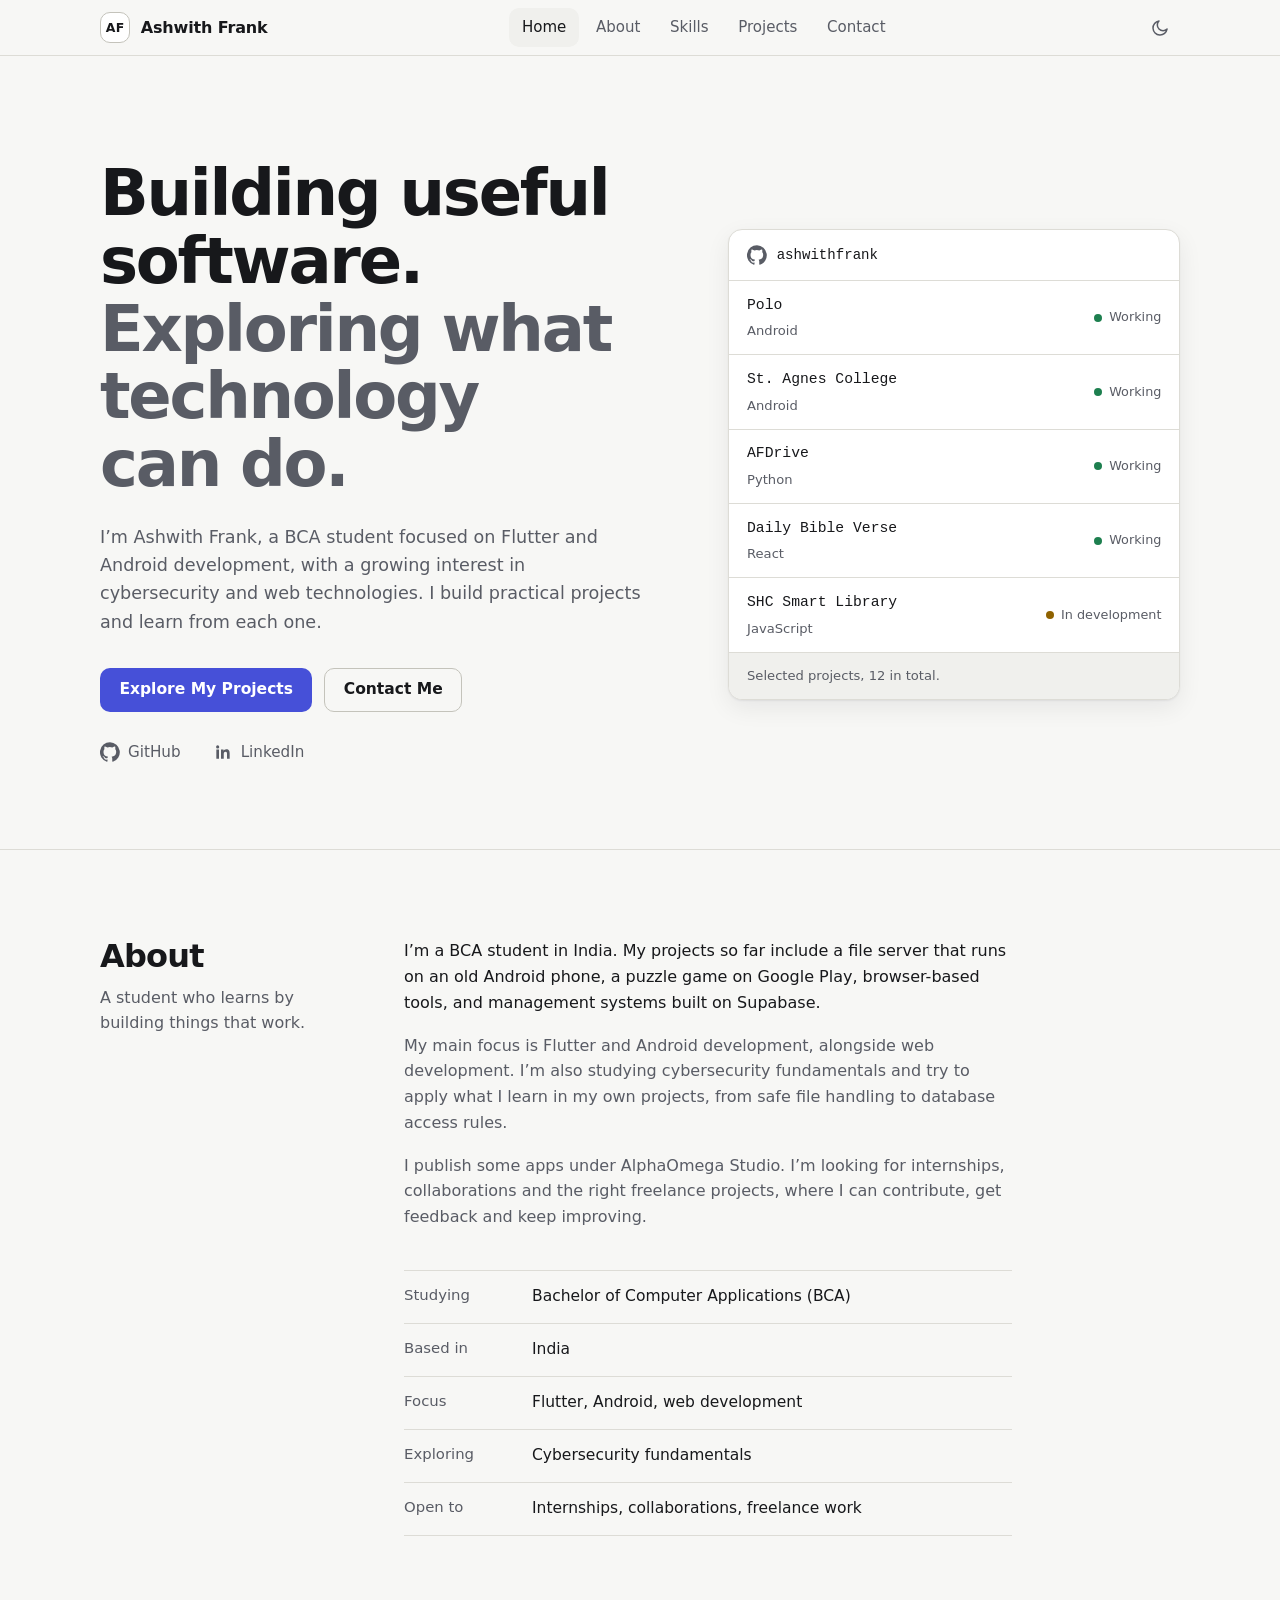
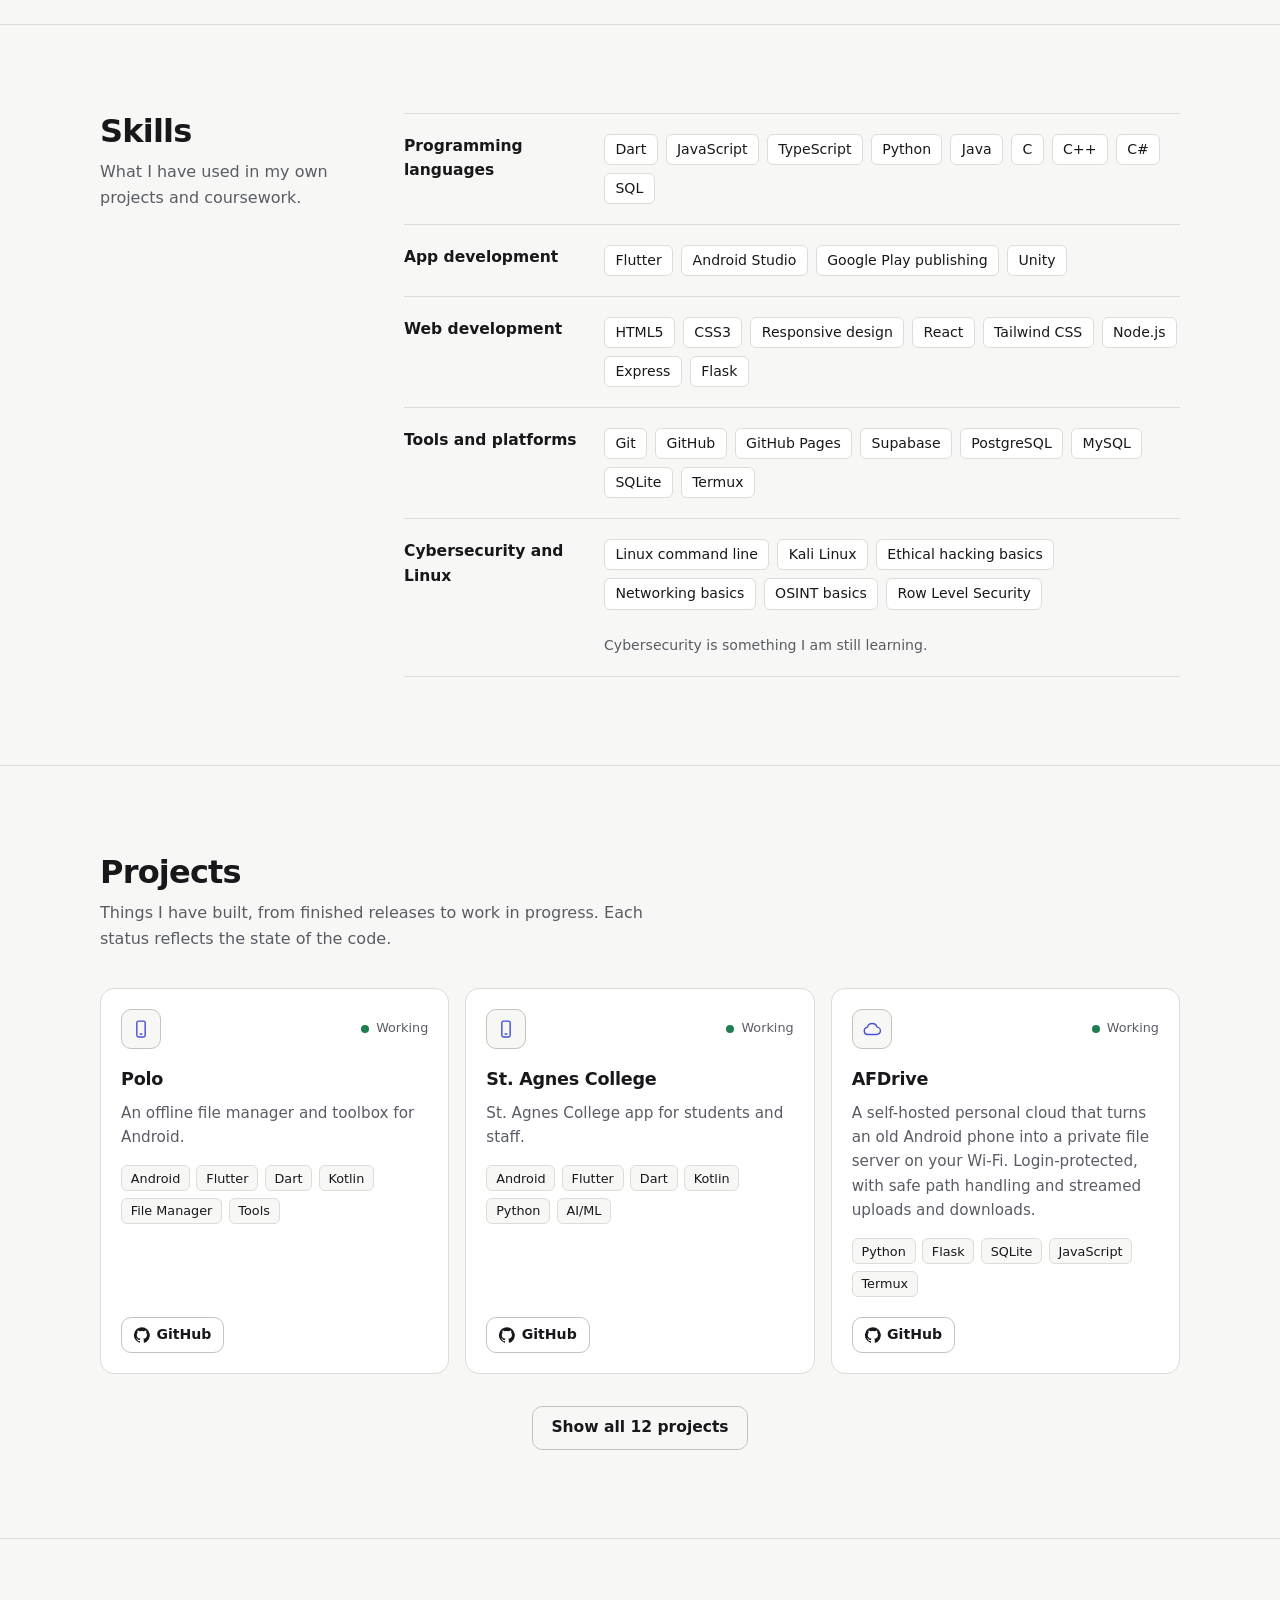
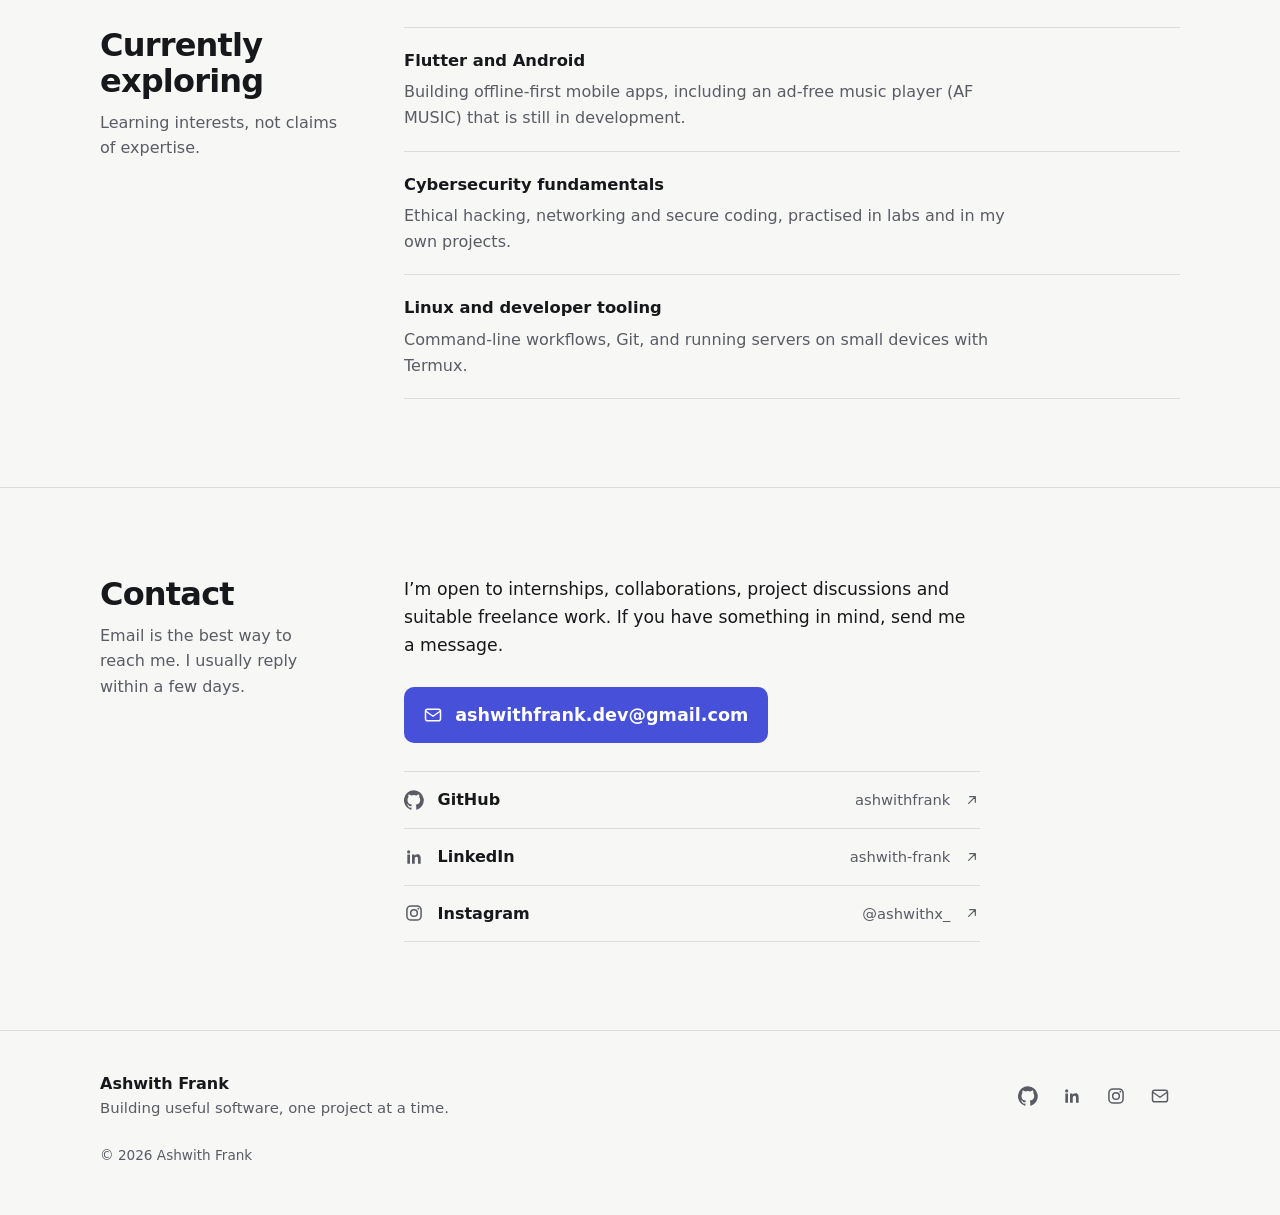
<file: index.html>
<!DOCTYPE html>
<html lang="en" data-theme="dark">
<head>
  <meta charset="utf-8">
  <meta name="viewport" content="width=device-width, initial-scale=1">

  <title>Ashwith Frank — Aspiring Software Developer</title>
  <meta name="description" content="Portfolio of Ashwith Frank, a BCA student building Flutter, Android and web projects and exploring cybersecurity. Open to internships and collaboration.">
  <meta name="author" content="Ashwith Frank">
  <link rel="canonical" href="https://ashwithfrank.github.io/">

  <!-- Colour of the browser toolbar; main.js keeps it in sync with the theme -->
  <meta name="theme-color" content="#0e0f11">
  <meta name="color-scheme" content="dark light">

  <!-- Open Graph / social sharing -->
  <meta property="og:type" content="website">
  <meta property="og:site_name" content="Ashwith Frank">
  <meta property="og:title" content="Ashwith Frank — Aspiring Software Developer">
  <meta property="og:description" content="BCA student building Flutter, Android and web projects, and exploring cybersecurity. Open to internships and collaboration.">
  <meta property="og:url" content="https://ashwithfrank.github.io/">
  <meta property="og:image" content="https://ashwithfrank.github.io/assets/images/og-image.png">
  <meta property="og:image:width" content="1200">
  <meta property="og:image:height" content="630">
  <meta property="og:image:alt" content="Ashwith Frank — Building useful software">
  <meta name="twitter:card" content="summary_large_image">

  <!-- Favicons (relative paths so they work on a root or sub-path deployment) -->
  <link rel="icon" href="assets/images/favicon.svg" type="image/svg+xml">
  <link rel="icon" href="assets/images/favicon.ico" sizes="any">
  <link rel="icon" type="image/png" sizes="32x32" href="assets/images/favicon-32.png">
  <link rel="icon" type="image/png" sizes="16x16" href="assets/images/favicon-16.png">

  <!-- Set the theme before first paint so there is no flash of the wrong theme -->
  <script>
    (function () {
      var root = document.documentElement;
      var theme = null;
      try { theme = localStorage.getItem('theme'); } catch (e) {}
      if (theme !== 'light' && theme !== 'dark') {
        theme = window.matchMedia && window.matchMedia('(prefers-color-scheme: light)').matches ? 'light' : 'dark';
      }
      root.setAttribute('data-theme', theme);
      root.classList.add('js');
      var meta = document.querySelector('meta[name="theme-color"]');
      if (meta) meta.setAttribute('content', theme === 'light' ? '#f7f7f5' : '#0e0f11');
    })();
  </script>

  <link rel="stylesheet" href="css/style.css">
</head>
<body>
  <a class="skip-link" href="#main">Skip to content</a>

  <!-- Icon sprite: referenced with <use href="#id"> throughout the page and by main.js -->
  <svg width="0" height="0" style="position:absolute" aria-hidden="true" focusable="false">
    <defs>
      <!-- Social and UI icons -->
      <symbol id="i-github" viewBox="0 0 24 24"><path fill="currentColor" d="M12 .3a12 12 0 0 0-3.8 23.4c.6.1.8-.3.8-.6v-2c-3.3.7-4-1.6-4-1.6-.6-1.4-1.4-1.8-1.4-1.8-1-.7.1-.7.1-.7 1.2.1 1.8 1.2 1.8 1.2 1 1.8 2.8 1.3 3.5 1 .1-.8.4-1.3.7-1.6-2.7-.3-5.5-1.3-5.5-5.9 0-1.3.5-2.4 1.2-3.2-.1-.3-.5-1.5.1-3.2 0 0 1-.3 3.3 1.2a11.5 11.5 0 0 1 6 0c2.3-1.5 3.3-1.2 3.3-1.2.6 1.7.2 2.9.1 3.2.8.8 1.2 1.9 1.2 3.2 0 4.6-2.8 5.6-5.5 5.9.4.4.8 1.1.8 2.2v3.3c0 .3.2.7.8.6A12 12 0 0 0 12 .3"/></symbol>
      <symbol id="i-linkedin" viewBox="0 0 24 24"><path fill="currentColor" d="M4 9h3.2v11H4zM5.6 4a1.9 1.9 0 1 1 0 3.8 1.9 1.9 0 0 1 0-3.8zM9.6 9h3v1.5c.5-.9 1.7-1.8 3.4-1.8 3.3 0 4 2.1 4 5V20h-3.2v-5.4c0-1.3 0-2.9-1.8-2.9s-2.1 1.4-2.1 2.8V20H9.6z"/></symbol>
      <symbol id="i-instagram" viewBox="0 0 24 24"><g fill="none" stroke="currentColor" stroke-width="1.8" stroke-linecap="round" stroke-linejoin="round"><rect x="3.5" y="3.5" width="17" height="17" rx="5"/><circle cx="12" cy="12" r="4"/></g><circle cx="17.2" cy="6.8" r="1.1" fill="currentColor"/></symbol>
      <symbol id="i-mail" viewBox="0 0 24 24"><g fill="none" stroke="currentColor" stroke-width="1.8" stroke-linecap="round" stroke-linejoin="round"><rect x="3" y="5" width="18" height="14" rx="2.5"/><path d="m3.5 7.5 8.5 6 8.5-6"/></g></symbol>
      <symbol id="i-arrow" viewBox="0 0 24 24"><path fill="none" stroke="currentColor" stroke-width="1.8" stroke-linecap="round" stroke-linejoin="round" d="M7 17 17 7M8.5 7H17v8.5"/></symbol>
      <symbol id="i-sun" viewBox="0 0 24 24"><g fill="none" stroke="currentColor" stroke-width="1.8" stroke-linecap="round"><circle cx="12" cy="12" r="4"/><path d="M12 2.5v2M12 19.5v2M4.6 4.6 6 6M18 18l1.4 1.4M2.5 12h2M19.5 12h2M4.6 19.4 6 18M18 6l1.4-1.4"/></g></symbol>
      <symbol id="i-moon" viewBox="0 0 24 24"><path fill="none" stroke="currentColor" stroke-width="1.8" stroke-linecap="round" stroke-linejoin="round" d="M20.5 13.2A8.5 8.5 0 1 1 10.8 3.5a6.8 6.8 0 0 0 9.7 9.7z"/></symbol>
      <symbol id="i-menu" viewBox="0 0 24 24"><path fill="none" stroke="currentColor" stroke-width="1.8" stroke-linecap="round" d="M4 7h16M4 12h16M4 17h16"/></symbol>
      <symbol id="i-close" viewBox="0 0 24 24"><path fill="none" stroke="currentColor" stroke-width="1.8" stroke-linecap="round" d="M6 6l12 12M18 6 6 18"/></symbol>

      <!-- Project icons: use the id (without "p-") in the `icon` field of js/projects.js -->
      <symbol id="p-cloud" viewBox="0 0 24 24"><path fill="none" stroke="currentColor" stroke-width="1.7" stroke-linecap="round" stroke-linejoin="round" d="M7 18.5a4.25 4.25 0 0 1-.6-8.46A6 6 0 0 1 18 9.8a4.35 4.35 0 0 1-.5 8.7z"/></symbol>
      <symbol id="p-link" viewBox="0 0 24 24"><path fill="none" stroke="currentColor" stroke-width="1.7" stroke-linecap="round" stroke-linejoin="round" d="M10 14a4 4 0 0 0 5.7 0l3-3a4 4 0 0 0-5.7-5.7l-1 1M14 10a4 4 0 0 0-5.7 0l-3 3a4 4 0 0 0 5.7 5.7l1-1"/></symbol>
      <symbol id="p-grid" viewBox="0 0 24 24"><path fill="none" stroke="currentColor" stroke-width="1.7" stroke-linecap="round" stroke-linejoin="round" d="M6 4h12a2 2 0 0 1 2 2v12a2 2 0 0 1-2 2H6a2 2 0 0 1-2-2V6a2 2 0 0 1 2-2zM4 9.3h16M4 14.7h16M9.3 4v16M14.7 4v16"/></symbol>
      <symbol id="p-jet" viewBox="0 0 24 24"><path fill="none" stroke="currentColor" stroke-width="1.7" stroke-linecap="round" stroke-linejoin="round" d="M3.5 11 20.5 3.5 13 20.5l-2-7.5z"/></symbol>
      <symbol id="p-desktop" viewBox="0 0 24 24"><path fill="none" stroke="currentColor" stroke-width="1.7" stroke-linecap="round" stroke-linejoin="round" d="M5 4h14a2 2 0 0 1 2 2v9a2 2 0 0 1-2 2H5a2 2 0 0 1-2-2V6a2 2 0 0 1 2-2zM8 20.5h8M12 17v3.5"/></symbol>
      <symbol id="p-book" viewBox="0 0 24 24"><path fill="none" stroke="currentColor" stroke-width="1.7" stroke-linecap="round" stroke-linejoin="round" d="M4 5.5A2.5 2.5 0 0 1 6.5 3H20v14H6.5A2.5 2.5 0 0 0 4 19.5zM4 19.5A2.5 2.5 0 0 0 6.5 22H20v-5"/></symbol>
      <symbol id="p-cap" viewBox="0 0 24 24"><path fill="none" stroke="currentColor" stroke-width="1.7" stroke-linecap="round" stroke-linejoin="round" d="M2 9.5 12 4.5l10 5-10 5zM6 12v4.2c0 1.4 2.7 2.8 6 2.8s6-1.4 6-2.8V12M22 9.5v5.5"/></symbol>
      <symbol id="p-face" viewBox="0 0 24 24"><path fill="none" stroke="currentColor" stroke-width="1.7" stroke-linecap="round" stroke-linejoin="round" d="M4 8V6a2 2 0 0 1 2-2h2M16 4h2a2 2 0 0 1 2 2v2M20 16v2a2 2 0 0 1-2 2h-2M8 20H6a2 2 0 0 1-2-2v-2M9 10v1.2M15 10v1.2M9.3 15c.7.7 1.600 1 2.700 1s2-.3 2.700-1"/></symbol>
      <symbol id="p-edit" viewBox="0 0 24 24"><path fill="none" stroke="currentColor" stroke-width="1.7" stroke-linecap="round" stroke-linejoin="round" d="M4 20h4L19 9l-4-4L4 16zM13.500 6.500l4 4"/></symbol>
      <symbol id="p-code" viewBox="0 0 24 24"><path fill="none" stroke="currentColor" stroke-width="1.7" stroke-linecap="round" stroke-linejoin="round" d="m8 8-4 4 4 4M16 8l4 4-4 4M13.500 5l-3 14"/></symbol>
      <symbol id="p-phone" viewBox="0 0 24 24"><path fill="none" stroke="currentColor" stroke-width="1.7" stroke-linecap="round" stroke-linejoin="round" d="M9 2.500h6a2 2 0 0 1 2 2v15a2 2 0 0 1-2 2H9a2 2 0 0 1-2-2v-15a2 2 0 0 1 2-2zM11 18h2"/></symbol>
    </defs>
  </svg>

  <header class="site-header" id="top">
    <div class="container header-inner">
      <a class="brand" href="#home" aria-label="Ashwith Frank, back to top">
        <span class="brand-mark" aria-hidden="true">AF</span>
        <span class="brand-name">Ashwith Frank</span>
      </a>

      <nav id="site-nav" class="site-nav" aria-label="Main">
        <ul>
          <li><a href="#home">Home</a></li>
          <li><a href="#about">About</a></li>
          <li><a href="#skills">Skills</a></li>
          <li><a href="#projects">Projects</a></li>
          <li><a href="#contact">Contact</a></li>
        </ul>
      </nav>

      <div class="header-actions">
        <button class="icon-btn" id="theme-toggle" type="button" aria-label="Switch to light theme">
          <svg class="icon icon-sun" aria-hidden="true"><use href="#i-sun"/></svg>
          <svg class="icon icon-moon" aria-hidden="true"><use href="#i-moon"/></svg>
        </button>
        <button class="icon-btn menu-btn" id="menu-toggle" type="button" aria-label="Open menu" aria-expanded="false" aria-controls="site-nav">
          <svg class="icon icon-open" aria-hidden="true"><use href="#i-menu"/></svg>
          <svg class="icon icon-close" aria-hidden="true"><use href="#i-close"/></svg>
        </button>
      </div>
    </div>
  </header>

  <main id="main">

    <!-- HERO -->
    <section class="hero" id="home" aria-labelledby="hero-title">
      <div class="container hero-grid">
        <div class="hero-copy">
          <h1 id="hero-title">
            <span class="h1-a">Building useful software.</span>
            <span class="h1-b">Exploring what technology can do.</span>
          </h1>
          <p class="lede">
            I’m Ashwith Frank, a BCA student focused on Flutter and Android development, with a growing interest in cybersecurity and web technologies. I build practical projects and learn from each one.
          </p>
          <div class="hero-actions">
            <a class="btn btn-primary" href="#projects">Explore My Projects</a>
            <a class="btn btn-secondary" href="#contact">Contact Me</a>
          </div>
          <ul class="hero-links" aria-label="Profiles">
            <li>
              <a href="https://github.com/ashwithfrank/" target="_blank" rel="noopener noreferrer">
                <svg class="icon" aria-hidden="true"><use href="#i-github"/></svg>GitHub<span class="sr-only"> (opens in new tab)</span>
              </a>
            </li>
            <li>
              <a href="https://www.linkedin.com/in/ashwith-frank/" target="_blank" rel="noopener noreferrer">
                <svg class="icon" aria-hidden="true"><use href="#i-linkedin"/></svg>LinkedIn<span class="sr-only"> (opens in new tab)</span>
              </a>
            </li>
          </ul>
        </div>

        <!-- Filled in by main.js from js/projects.js; hidden if there is nothing to show -->
        <aside class="repo-panel" id="repo-panel" aria-labelledby="repo-panel-title" hidden>
          <div class="repo-panel-head">
            <svg class="icon" aria-hidden="true"><use href="#i-github"/></svg>
            <h2 id="repo-panel-title">ashwithfrank</h2>
          </div>
          <ul class="repo-list" id="repo-list"></ul>
          <p class="repo-panel-foot" id="repo-panel-foot"></p>
        </aside>
      </div>
    </section>

    <!-- ABOUT -->
    <section class="section" id="about" aria-labelledby="about-title">
      <div class="container split">
        <div class="section-head">
          <h2 id="about-title">About</h2>
          <p>A student who learns by building things that work.</p>
        </div>
        <div class="split-body about-body">
          <div class="prose">
            <p>I’m a BCA student in India. My projects so far include a file server that runs on an old Android phone, a puzzle game on Google Play, browser-based tools, and management systems built on Supabase.</p>
            <p>My main focus is Flutter and Android development, alongside web development. I’m also studying cybersecurity fundamentals and try to apply what I learn in my own projects, from safe file handling to database access rules.</p>
            <p>I publish some apps under AlphaOmega Studio. I’m looking for internships, collaborations and the right freelance projects, where I can contribute, get feedback and keep improving.</p>
          </div>
          <dl class="facts">
            <div><dt>Studying</dt><dd>Bachelor of Computer Applications (BCA)</dd></div>
            <div><dt>Based in</dt><dd>India</dd></div>
            <div><dt>Focus</dt><dd>Flutter, Android, web development</dd></div>
            <div><dt>Exploring</dt><dd>Cybersecurity fundamentals</dd></div>
            <div><dt>Open to</dt><dd>Internships, collaborations, freelance work</dd></div>
          </dl>
        </div>
      </div>
    </section>

    <!-- SKILLS
         To add a skill, copy one <li> and change the text. To remove one, delete its <li>.
         Only list things you have actually used. -->
    <section class="section" id="skills" aria-labelledby="skills-title">
      <div class="container split">
        <div class="section-head">
          <h2 id="skills-title">Skills</h2>
          <p>What I have used in my own projects and coursework.</p>
        </div>
        <div class="split-body skills">
          <div class="skill-row">
            <h3>Programming languages</h3>
            <ul class="chips">
              <li>Dart</li><li>JavaScript</li><li>TypeScript</li><li>Python</li><li>Java</li><li>C</li><li>C++</li><li>C#</li><li>SQL</li>
            </ul>
          </div>
          <div class="skill-row">
            <h3>App development</h3>
            <ul class="chips">
              <li>Flutter</li><li>Android Studio</li><li>Google Play publishing</li><li>Unity</li>
            </ul>
          </div>
          <div class="skill-row">
            <h3>Web development</h3>
            <ul class="chips">
              <li>HTML5</li><li>CSS3</li><li>Responsive design</li><li>React</li><li>Tailwind CSS</li><li>Node.js</li><li>Express</li><li>Flask</li>
            </ul>
          </div>
          <div class="skill-row">
            <h3>Tools and platforms</h3>
            <ul class="chips">
              <li>Git</li><li>GitHub</li><li>GitHub Pages</li><li>Supabase</li><li>PostgreSQL</li><li>MySQL</li><li>SQLite</li><li>Termux</li>
            </ul>
          </div>
          <div class="skill-row">
            <h3>Cybersecurity and Linux</h3>
            <ul class="chips">
              <li>Linux command line</li><li>Kali Linux</li><li>Ethical hacking basics</li><li>Networking basics</li><li>OSINT basics</li><li>Row Level Security</li>
            </ul>
            <p class="skill-note">Cybersecurity is something I am still learning.</p>
          </div>
        </div>
      </div>
    </section>

    <!-- PROJECTS -->
    <section class="section section-wide" id="projects" aria-labelledby="projects-title">
      <div class="container">
        <div class="projects-head">
          <div class="section-head">
            <h2 id="projects-title">Projects</h2>
            <p>Things I have built, from finished releases to work in progress. Each status reflects the state of the code.</p>
          </div>
        </div>

        <div class="project-grid" id="project-grid">
          <noscript><p class="empty">Projects load with JavaScript. You can browse them all on <a href="https://github.com/ashwithfrank/" rel="noopener noreferrer">my GitHub profile</a>.</p></noscript>
        </div>

        <div class="projects-more" id="projects-more" hidden>
          <button class="btn btn-secondary" id="projects-toggle" type="button" aria-expanded="false" aria-controls="project-grid">Show all projects</button>
        </div>
      </div>
    </section>

    <!-- CURRENTLY EXPLORING (optional: delete this whole <section> to remove it) -->
    <section class="section" id="exploring" aria-labelledby="exploring-title">
      <div class="container split">
        <div class="section-head">
          <h2 id="exploring-title">Currently exploring</h2>
          <p>Learning interests, not claims of expertise.</p>
        </div>
        <ul class="split-body explore">
          <li>
            <h3>Flutter and Android</h3>
            <p>Building offline-first mobile apps, including an ad-free music player (AF MUSIC) that is still in development.</p>
          </li>
          <li>
            <h3>Cybersecurity fundamentals</h3>
            <p>Ethical hacking, networking and secure coding, practised in labs and in my own projects.</p>
          </li>
          <li>
            <h3>Linux and developer tooling</h3>
            <p>Command-line workflows, Git, and running servers on small devices with Termux.</p>
          </li>
        </ul>
      </div>
    </section>

    <!-- CONTACT -->
    <section class="section" id="contact" aria-labelledby="contact-title">
      <div class="container split">
        <div class="section-head">
          <h2 id="contact-title">Contact</h2>
          <p>Email is the best way to reach me. I usually reply within a few days.</p>
        </div>
        <div class="split-body contact-body">
          <p class="contact-lead">I’m open to internships, collaborations, project discussions and suitable freelance work. If you have something in mind, send me a message.</p>
          <a class="mail-link" href="mailto:ashwithfrank.dev@gmail.com">
            <svg class="icon" aria-hidden="true"><use href="#i-mail"/></svg>
            <span>ashwithfrank.dev@gmail.com</span>
          </a>
          <ul class="contact-list">
            <li>
              <a href="https://github.com/ashwithfrank/" target="_blank" rel="noopener noreferrer">
                <svg class="icon" aria-hidden="true"><use href="#i-github"/></svg>
                <span class="cl-name">GitHub</span><span class="cl-handle">ashwithfrank</span>
                <svg class="icon cl-arrow" aria-hidden="true"><use href="#i-arrow"/></svg>
                <span class="sr-only">(opens in new tab)</span>
              </a>
            </li>
            <li>
              <a href="https://www.linkedin.com/in/ashwith-frank/" target="_blank" rel="noopener noreferrer">
                <svg class="icon" aria-hidden="true"><use href="#i-linkedin"/></svg>
                <span class="cl-name">LinkedIn</span><span class="cl-handle">ashwith-frank</span>
                <svg class="icon cl-arrow" aria-hidden="true"><use href="#i-arrow"/></svg>
                <span class="sr-only">(opens in new tab)</span>
              </a>
            </li>
            <li>
              <a href="https://www.instagram.com/ashwithx_/" target="_blank" rel="noopener noreferrer">
                <svg class="icon" aria-hidden="true"><use href="#i-instagram"/></svg>
                <span class="cl-name">Instagram</span><span class="cl-handle">@ashwithx_</span>
                <svg class="icon cl-arrow" aria-hidden="true"><use href="#i-arrow"/></svg>
                <span class="sr-only">(opens in new tab)</span>
              </a>
            </li>
          </ul>
        </div>
      </div>
    </section>

  </main>

  <footer class="site-footer">
    <div class="container footer-inner">
      <div class="footer-id">
        <p class="footer-name">Ashwith Frank</p>
        <p class="footer-tagline">Building useful software, one project at a time.</p>
      </div>
      <ul class="footer-links" aria-label="Social links">
        <li><a href="https://github.com/ashwithfrank/" target="_blank" rel="noopener noreferrer" aria-label="GitHub (opens in new tab)"><svg class="icon" aria-hidden="true"><use href="#i-github"/></svg></a></li>
        <li><a href="https://www.linkedin.com/in/ashwith-frank/" target="_blank" rel="noopener noreferrer" aria-label="LinkedIn (opens in new tab)"><svg class="icon" aria-hidden="true"><use href="#i-linkedin"/></svg></a></li>
        <li><a href="https://www.instagram.com/ashwithx_/" target="_blank" rel="noopener noreferrer" aria-label="Instagram (opens in new tab)"><svg class="icon" aria-hidden="true"><use href="#i-instagram"/></svg></a></li>
        <li><a href="mailto:ashwithfrank.dev@gmail.com" aria-label="Email"><svg class="icon" aria-hidden="true"><use href="#i-mail"/></svg></a></li>
      </ul>
      <p class="footer-copy">© <span id="year">2026</span> Ashwith Frank</p>
    </div>
  </footer>

  <script src="js/projects.js"></script>
  <script src="js/main.js"></script>
</body>
</html>
</file>
<file: css/style.css>
/* ==========================================================================
   Ashwith Frank — portfolio styles
   1. Tokens (colours, type, spacing)   2. Base   3. Header & navigation
   4. Hero   5. Sections   6. Skills   7. Projects   8. Contact & footer
   9. Motion & reduced-motion
   Change the look of the whole site by editing the tokens in section 1.
   ========================================================================== */

/* ---------- 1. Tokens ---------- */
:root {
  /* Dark theme (default) */
  --bg: #0e0f11;
  --surface: #16171a;
  --surface-2: #1d1e22;
  --line: #2a2c31;
  --line-strong: #3a3d44;
  --text: #ececee;
  --muted: #a3a6ae;
  --accent: #8e9dff;
  --accent-ink: #0e0f11;
  --ok: #6fcf9d;
  --warn: #e3b55f;
  --info: #8e9dff;
  --shadow: 0 1px 2px rgba(0, 0, 0, 0.4), 0 8px 24px rgba(0, 0, 0, 0.25);

  --font-sans: ui-sans-serif, system-ui, -apple-system, "Segoe UI", Roboto, "Helvetica Neue", Arial, "Noto Sans", sans-serif;
  --font-mono: ui-monospace, SFMono-Regular, Menlo, Consolas, "Liberation Mono", monospace;

  --header-h: 3.5rem;
  --container: 1080px;
  --radius-s: 6px;
  --radius-m: 10px;
  --radius-l: 14px;
  color-scheme: dark;
}

:root[data-theme="light"] {
  --bg: #f7f7f5;
  --surface: #ffffff;
  --surface-2: #f0f0ed;
  --line: #dddcd6;
  --line-strong: #c4c3bb;
  --text: #17181b;
  --muted: #595c65;
  --accent: #4650d8;
  --accent-ink: #ffffff;
  --ok: #1d7f4f;
  --warn: #8f6200;
  --info: #4650d8;
  --shadow: 0 1px 2px rgba(20, 20, 30, 0.06), 0 8px 24px rgba(20, 20, 30, 0.07);
  color-scheme: light;
}

/* ---------- 2. Base ---------- */
*, *::before, *::after { box-sizing: border-box; }

html {
  -webkit-text-size-adjust: 100%;
  scroll-padding-top: calc(var(--header-h) + 1rem);
}

body {
  margin: 0;
  background: var(--bg);
  color: var(--text);
  font-family: var(--font-sans);
  font-size: 1rem;
  line-height: 1.6;
  -webkit-font-smoothing: antialiased;
  text-rendering: optimizeLegibility;
}

img, svg { max-width: 100%; }
h1, h2, h3, p, ul, dl, dd { margin: 0; }
ul { padding: 0; list-style: none; }
a { color: inherit; text-decoration: none; }
button { font: inherit; color: inherit; }

.container {
  width: min(100% - 2rem, var(--container));
  margin-inline: auto;
}

.icon { width: 1.25rem; height: 1.25rem; flex: none; }

.sr-only {
  position: absolute;
  width: 1px; height: 1px;
  margin: -1px; padding: 0;
  overflow: hidden;
  clip: rect(0 0 0 0);
  white-space: nowrap;
  border: 0;
}

:focus-visible {
  outline: 2px solid var(--accent);
  outline-offset: 3px;
  border-radius: 4px;
}

.skip-link {
  position: absolute;
  left: 1rem; top: -4rem;
  z-index: 100;
  padding: 0.6rem 1rem;
  background: var(--accent);
  color: var(--accent-ink);
  border-radius: var(--radius-m);
  font-weight: 600;
}
.skip-link:focus { top: 0.75rem; }

/* ---------- 3. Header & navigation ---------- */
.site-header {
  position: sticky;
  top: 0;
  z-index: 50;
  height: var(--header-h);
  background: var(--bg);
  border-bottom: 1px solid var(--line);
}

.header-inner {
  height: 100%;
  display: flex;
  align-items: center;
  justify-content: space-between;
  gap: 1rem;
}

.brand { display: inline-flex; align-items: center; gap: 0.65rem; font-weight: 650; letter-spacing: -0.01em; }
.brand-mark {
  display: grid; place-items: center;
  width: 1.9rem; height: 1.9rem;
  border: 1px solid var(--line-strong);
  border-radius: var(--radius-m);
  background: var(--surface);
  font-size: 0.78rem;
  font-weight: 700;
  letter-spacing: 0.02em;
}

.site-nav ul { display: flex; gap: 0.25rem; }
.site-nav a {
  display: block;
  padding: 0.45rem 0.8rem;
  border-radius: var(--radius-m);
  color: var(--muted);
  font-size: 0.94rem;
  transition: color 0.15s ease, background-color 0.15s ease;
}
.site-nav a:hover { color: var(--text); background: var(--surface-2); }
.site-nav a[aria-current="location"] { color: var(--text); background: var(--surface-2); }

.header-actions { display: flex; align-items: center; gap: 0.35rem; }

.icon-btn {
  display: grid; place-items: center;
  width: 2.5rem; height: 2.5rem;
  background: transparent;
  border: 1px solid transparent;
  border-radius: var(--radius-m);
  color: var(--muted);
  cursor: pointer;
  transition: color 0.15s ease, background-color 0.15s ease, border-color 0.15s ease;
}
.icon-btn:hover { color: var(--text); background: var(--surface-2); border-color: var(--line); }

/* Show the icon for the theme you would switch TO */
.icon-sun { display: none; }
:root[data-theme="dark"] .icon-sun { display: block; }
:root[data-theme="light"] .icon-moon { display: block; }
:root[data-theme="dark"] .icon-moon { display: none; }

.menu-btn { display: none; }
.menu-btn .icon-close { display: none; }
.menu-btn[aria-expanded="true"] .icon-open { display: none; }
.menu-btn[aria-expanded="true"] .icon-close { display: block; }

@media (max-width: 47.5rem) {
  .menu-btn { display: grid; }

  .site-nav {
    position: absolute;
    left: 0; right: 0; top: 100%;
    background: var(--bg);
    border-bottom: 1px solid var(--line);
    padding: 0.5rem 1rem 1rem;
    box-shadow: var(--shadow);
    visibility: hidden;          /* keeps closed links out of the tab order */
    opacity: 0;
    transform: translateY(-6px);
    transition: opacity 0.18s ease, transform 0.18s ease, visibility 0s linear 0.18s;
  }
  .site-nav.is-open {
    visibility: visible;
    opacity: 1;
    transform: none;
    transition: opacity 0.18s ease, transform 0.18s ease, visibility 0s;
  }
  .site-nav ul { flex-direction: column; gap: 0; }
  .site-nav a { padding: 0.85rem 0.75rem; font-size: 1.05rem; }
  .brand-name { font-size: 0.98rem; }
}

/* ---------- Buttons ---------- */
.btn {
  display: inline-flex; align-items: center; justify-content: center; gap: 0.5rem;
  min-height: 2.75rem;
  padding: 0.6rem 1.15rem;
  border: 1px solid transparent;
  border-radius: var(--radius-m);
  font-weight: 600;
  font-size: 0.97rem;
  line-height: 1.2;
  cursor: pointer;
  transition: background-color 0.15s ease, border-color 0.15s ease, transform 0.15s ease;
}
.btn-primary { background: var(--accent); color: var(--accent-ink); }
.btn-primary:hover { filter: brightness(1.08); }
.btn-secondary { background: transparent; color: var(--text); border-color: var(--line-strong); }
.btn-secondary:hover { background: var(--surface-2); }

/* ---------- 4. Hero ---------- */
.hero { padding: clamp(3rem, 9vw, 6.5rem) 0 clamp(3rem, 7vw, 5rem); }

.hero-grid {
  display: grid;
  gap: clamp(2.5rem, 6vw, 4rem);
  align-items: center;
}

.hero h1 {
  font-size: clamp(2.2rem, 6.2vw, 4rem);
  line-height: 1.06;
  letter-spacing: -0.035em;
  font-weight: 650;
  text-wrap: balance;
}
.h1-a, .h1-b { display: block; }
.h1-b { color: var(--muted); }

.lede {
  margin-top: 1.5rem;
  max-width: 34rem;
  font-size: 1.1rem;
  color: var(--muted);
}

.hero-actions { display: flex; flex-wrap: wrap; gap: 0.75rem; margin-top: 2rem; }

.hero-links { display: flex; flex-wrap: wrap; gap: 1.5rem; margin-top: 1.75rem; }
.hero-links a {
  display: inline-flex; align-items: center; gap: 0.5rem;
  color: var(--muted);
  font-size: 0.95rem;
  transition: color 0.15s ease;
}
.hero-links a:hover { color: var(--text); }

/* Repository panel */
.repo-panel {
  background: var(--surface);
  border: 1px solid var(--line);
  border-radius: var(--radius-l);
  box-shadow: var(--shadow);
  overflow: hidden;
  min-width: 0;
}
.repo-panel[hidden] { display: none; }
.repo-panel-head {
  display: flex; align-items: center; gap: 0.6rem;
  padding: 0.85rem 1.1rem;
  border-bottom: 1px solid var(--line);
  color: var(--muted);
}
.repo-panel-head h2 { font-family: var(--font-mono); font-size: 0.88rem; font-weight: 500; color: var(--text); }
.repo-list a {
  display: grid;
  grid-template-columns: minmax(0, 1fr) auto;
  align-items: center;
  gap: 0.2rem 1rem;
  padding: 0.8rem 1.1rem;
  border-bottom: 1px solid var(--line);
  transition: background-color 0.15s ease;
}
.repo-list li:last-child a { border-bottom: 0; }
.repo-list a:hover { background: var(--surface-2); }
.repo-name { font-family: var(--font-mono); font-size: 0.92rem; font-weight: 500; overflow-wrap: anywhere; }
.repo-meta { grid-column: 1; font-size: 0.82rem; color: var(--muted); }
.repo-status { grid-column: 2; grid-row: 1 / span 2; }
.repo-panel-foot {
  padding: 0.8rem 1.1rem;
  border-top: 1px solid var(--line);
  background: var(--surface-2);
  font-size: 0.82rem;
  color: var(--muted);
}

@media (min-width: 60rem) {
  .hero-grid { grid-template-columns: minmax(0, 1.25fr) minmax(0, 1fr); }
}

/* Status indicator (used in the hero panel and on cards) */
.status {
  display: inline-flex; align-items: center; gap: 0.45rem;
  font-size: 0.8rem;
  color: var(--muted);
  white-space: nowrap;
}
.status::before {
  content: "";
  width: 0.5rem; height: 0.5rem;
  border-radius: 50%;
  background: var(--info);
}
.status[data-status="Released"]::before,
.status[data-status="Working"]::before { background: var(--ok); }
.status[data-status="In development"]::before { background: var(--warn); }
.status[data-status="Prototype"]::before { background: var(--info); }

/* ---------- 5. Sections ---------- */
.section { padding: clamp(3rem, 7vw, 5.5rem) 0; border-top: 1px solid var(--line); }

.section-head h2 {
  font-size: clamp(1.5rem, 3.4vw, 2rem);
  line-height: 1.15;
  letter-spacing: -0.025em;
  font-weight: 650;
}
.section-head p { margin-top: 0.6rem; max-width: 26rem; color: var(--muted); }

.split { display: grid; gap: 2rem; }
.split-body { min-width: 0; }

@media (min-width: 60rem) {
  .split { grid-template-columns: minmax(0, 15rem) minmax(0, 1fr); gap: 4rem; }
  .split .section-head { position: sticky; top: calc(var(--header-h) + 2rem); align-self: start; }
}

.prose { display: grid; gap: 1.1rem; max-width: 38rem; }
.prose p { color: var(--text); }
.prose p:not(:first-child) { color: var(--muted); }

.about-body { display: grid; gap: 2.5rem; }

.facts { border-top: 1px solid var(--line); max-width: 38rem; }
.facts > div {
  display: grid;
  grid-template-columns: 7rem minmax(0, 1fr);
  gap: 1rem;
  padding: 0.85rem 0;
  border-bottom: 1px solid var(--line);
}
.facts dt { color: var(--muted); font-size: 0.93rem; }
.facts dd { font-size: 0.97rem; }

/* ---------- 6. Skills ---------- */
.skills { border-top: 1px solid var(--line); }
.skill-row {
  display: grid;
  gap: 0.75rem;
  padding: 1.25rem 0;
  border-bottom: 1px solid var(--line);
}
.skill-row h3 { font-size: 0.97rem; font-weight: 600; }
.chips { display: flex; flex-wrap: wrap; gap: 0.5rem; }
.chips li {
  padding: 0.25rem 0.65rem;
  background: var(--surface);
  border: 1px solid var(--line);
  border-radius: var(--radius-s);
  font-size: 0.88rem;
  line-height: 1.5;
}
.skill-note { font-size: 0.88rem; color: var(--muted); }

@media (min-width: 40rem) {
  .skill-row { grid-template-columns: 11rem minmax(0, 1fr); gap: 1.5rem; }
  .skill-note { grid-column: 2; }
}

/* ---------- 7. Projects ---------- */
.projects-head { margin-bottom: 2.25rem; }
.projects-head .section-head p { max-width: 36rem; }

.project-grid {
  display: grid;
  gap: 1rem;
  grid-template-columns: repeat(auto-fill, minmax(min(100%, 19.5rem), 1fr));
}

.card {
  display: flex; flex-direction: column;
  min-width: 0;
  padding: 1.25rem;
  background: var(--surface);
  border: 1px solid var(--line);
  border-radius: var(--radius-l);
  transition: border-color 0.2s ease, background-color 0.2s ease;
}
.card[hidden] { display: none; }
.card:hover { border-color: var(--line-strong); background: var(--surface-2); }
.card:target { border-color: var(--accent); }

.card-top { display: flex; align-items: center; justify-content: space-between; gap: 1rem; margin-bottom: 1rem; }
.card-icon {
  display: grid; place-items: center;
  width: 2.5rem; height: 2.5rem;
  border: 1px solid var(--line-strong);
  border-radius: var(--radius-m);
  background: var(--bg);
  color: var(--accent);
}
.card h3 { font-size: 1.1rem; font-weight: 650; letter-spacing: -0.015em; overflow-wrap: anywhere; }
.card-summary { margin-top: 0.5rem; color: var(--muted); font-size: 0.95rem; }

.card .chips { margin-top: 1rem; gap: 0.4rem; }
.card .chips li { background: var(--bg); font-size: 0.8rem; padding: 0.15rem 0.55rem; }

.card-actions {
  display: flex; flex-wrap: wrap; align-items: center; gap: 0.5rem 1rem;
  margin-top: auto;
  padding-top: 1.25rem;
}
.card-link {
  display: inline-flex; align-items: center; gap: 0.4rem;
  min-height: 2.25rem;
  padding: 0.3rem 0.75rem;
  border: 1px solid var(--line-strong);
  border-radius: var(--radius-m);
  font-size: 0.88rem;
  font-weight: 600;
  transition: background-color 0.15s ease, border-color 0.15s ease;
}
.card-link:hover { background: var(--bg); border-color: var(--muted); }
.card-link .icon { width: 1rem; height: 1rem; }
.card-note { font-size: 0.85rem; color: var(--muted); }

.projects-more { display: flex; justify-content: center; margin-top: 2rem; }
.projects-more[hidden] { display: none; }

.empty {
  grid-column: 1 / -1;
  padding: 2rem;
  border: 1px dashed var(--line-strong);
  border-radius: var(--radius-l);
  color: var(--muted);
  text-align: center;
}
.empty a { color: var(--text); text-decoration: underline; text-underline-offset: 3px; }

/* Currently exploring */
.explore { display: grid; gap: 0; border-top: 1px solid var(--line); }
.explore li { padding: 1.25rem 0; border-bottom: 1px solid var(--line); }
.explore h3 { font-size: 1.02rem; font-weight: 650; }
.explore p { margin-top: 0.35rem; color: var(--muted); max-width: 38rem; }

/* ---------- 8. Contact & footer ---------- */
.contact-body { display: grid; gap: 1.75rem; }
.contact-lead { max-width: 36rem; font-size: 1.08rem; }

.mail-link {
  display: inline-flex; align-items: center; gap: 0.75rem;
  justify-self: start;
  max-width: 100%;
  padding: 0.85rem 1.2rem;
  background: var(--accent);
  color: var(--accent-ink);
  border-radius: var(--radius-m);
  font-weight: 600;
  font-size: clamp(0.95rem, 3.6vw, 1.1rem);
  overflow-wrap: anywhere;
  transition: filter 0.15s ease;
}
.mail-link:hover { filter: brightness(1.08); }

.contact-list { border-top: 1px solid var(--line); max-width: 36rem; }
.contact-list a {
  display: flex; align-items: center; gap: 0.85rem;
  padding: 0.95rem 0;
  border-bottom: 1px solid var(--line);
  color: var(--muted);
  transition: color 0.15s ease;
}
.contact-list a:hover { color: var(--text); }
.cl-name { color: var(--text); font-weight: 600; }
.cl-handle { margin-left: auto; font-size: 0.92rem; overflow-wrap: anywhere; text-align: right; }
.cl-arrow { width: 1rem; height: 1rem; }

.site-footer { padding: 2.5rem 0 3rem; border-top: 1px solid var(--line); }
.footer-inner { display: grid; gap: 1.5rem; }
.footer-name { font-weight: 650; }
.footer-tagline { color: var(--muted); font-size: 0.93rem; }
.footer-links { display: flex; gap: 0.25rem; margin-left: -0.5rem; }
.footer-links a {
  display: grid; place-items: center;
  width: 2.5rem; height: 2.5rem;
  border-radius: var(--radius-m);
  color: var(--muted);
  transition: color 0.15s ease, background-color 0.15s ease;
}
.footer-links a:hover { color: var(--text); background: var(--surface-2); }
.footer-copy { color: var(--muted); font-size: 0.85rem; }

@media (min-width: 48rem) {
  .footer-inner { grid-template-columns: 1fr auto; align-items: center; }
  .footer-copy { grid-column: 1 / -1; }
}

/* ---------- 9. Motion ---------- */
@media (prefers-reduced-motion: no-preference) {
  html { scroll-behavior: smooth; }

  /* Project cards fade in once as they enter the screen. Only when JS is running. */
  .js .card.reveal { opacity: 0; transform: translateY(10px); }
  .js .card.reveal.is-visible {
    opacity: 1;
    transform: none;
    transition: opacity 0.45s ease, transform 0.45s ease, border-color 0.2s ease, background-color 0.2s ease;
  }
}

@media (prefers-reduced-motion: reduce) {
  *, *::before, *::after {
    transition-duration: 0.01ms !important;
    animation-duration: 0.01ms !important;
    scroll-behavior: auto !important;
  }
}
</file>
